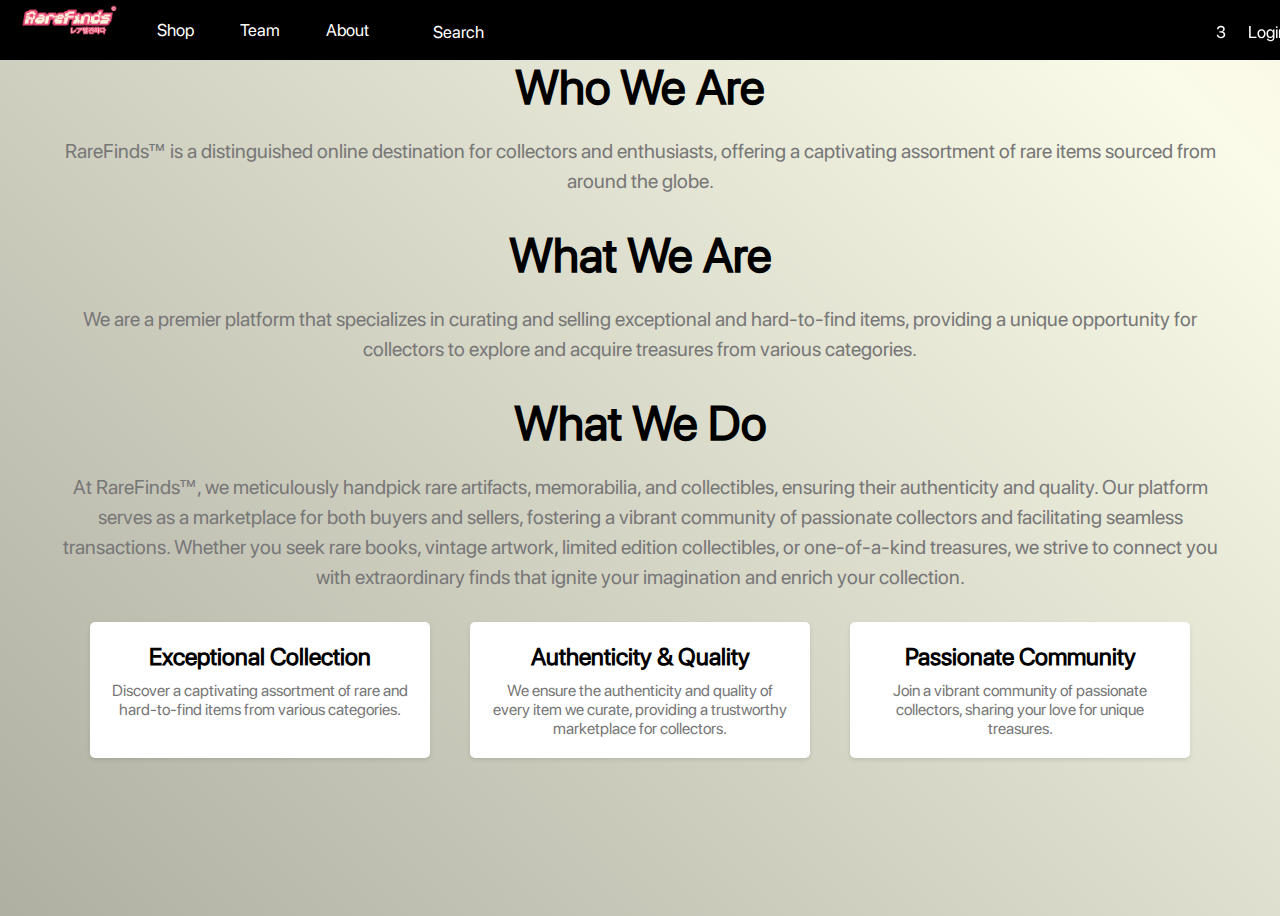
<file: about.html>
<!DOCTYPE html>
<html>
<head>
  <link href="main.css" rel="stylesheet">
  <style>
    @font-face {
  font-family: 'SF Pro Display';
  src: url('SFPRODISPLAYREGULAR.OTF') format('opentype');

}
html {
      background: linear-gradient(45deg, #000, #fbfbe9, #da4670);
      background-size: 600% 600%;
      animation: pulsatingGradient 20s ease infinite;
    }

    @keyframes pulsatingGradient {
      0% {
        background-position: 0% 50%;
      }
      50% {
        background-position: 100% 50%;
      }
      100% {
        background-position: 0% 50%;
      }
    }
    .hero01-container {
  position: inherit;
  overflow: hidden;
  margin-bottom: 0; /* Remove the default margin-bottom value */
}


.hero01-navbar {
  display: flex;
  align-items: center;
  justify-content: space-between;
  padding-left: 0; /* Remove the left padding */
  padding-right: 0; /* Remove the right padding */
  margin: 0; /* Remove any default margins */
  position: fixed;
  width: 100%;
  top: 0; /* Position the navbar at the top of the page */
  left: 0; /* Position the navbar at the left edge of the page */
  right: 0; /* Position the navbar at the right edge of the page */
  background-color: #000;
  color: #fff;
  font-size: 40px;
}

    .hero01-navbar a {
      color: #fff;
      text-decoration: none;
      margin-left: 10px;
    }

    .hero01-navbar a:hover {
      color: #ccc;
    }

    .hero01-logo {
      display: flex;
      align-items: center;
      margin-bottom: 20px;
    }

    .hero01-logo img {
      width: 120px;
      margin-top: 12px;
      margin-right: 20px;
    }
    .hero01-container {
  position: inherit;
  overflow: hidden;
  margin-bottom: 0; /* Remove the default margin-bottom value */
}


.hero01-navbar {
  display: flex;
  align-items: center;
  justify-content: space-between;
  padding-left: 0; /* Remove the left padding */
  padding-right: 0; /* Remove the right padding */
  margin: 0; /* Remove any default margins */
  position: fixed;
  width: 100%;
  top: 0; /* Position the navbar at the top of the page */
  left: 0; /* Position the navbar at the left edge of the page */
  right: 0; /* Position the navbar at the right edge of the page */
  background-color: #000;
  color: #fff;
  font-size: 40px;
}

    .hero01-navbar a {
      color: #fff;
      text-decoration: none;
      margin-left: 10px;
    }

    .hero01-navbar a:hover {
      color: #ccc;
    }

    .hero01-logo {
      display: flex;
      align-items: center;
      margin-bottom: 20px;
    }

    .hero01-logo img {
      width: 120px;
      margin-top: 12px;
      margin-right: 20px;
    }
    /* About section styles */
    .about-container {
      text-align: center;
      padding: 50px;
      font-family: 'SF Pro Display';
    }

    .about-title {
      font-size: 48px;
      color: #000;
      font-weight: bold;
      margin-bottom: 20px;
    }

    .about-description {
      font-size: 20px;
      color: #777;
      margin-bottom: 30px;
      line-height: 1.5;
    }

    .about-list {
      display: flex;
      justify-content: center;
      margin-bottom: 50px;
    }

    .about-list-item {
      width: 300px;
      padding: 20px;
      border-radius: 5px;
      background-color: #fff;
      margin: 0 20px;
      box-shadow: 0 2px 4px rgba(0, 0, 0, 0.1);
    }

    .about-list-title {
      font-size: 24px;
      font-weight: bold;
      margin-bottom: 10px;
    }

    .about-list-description {
      font-size: 16px;
      color: #777;
    }
  </style>
</head>
<body>
  <div class="hero01-container">
    <div class="hero01-hero01">
      <div class="hero01-navbar">
        <div class="hero01-logo">
          <a href="index.html"><img alt="Logo" src="logo.png"></a>
          <div class="hero01-frame4">
            <span class="hero01-text"><a href="shop.html">Shop</a></span>
            <span class="hero01-text02"><a href="team.html">Team</a></span>
            <span class="hero01-text04"><a href="about.html">About</a></span>
            <div class="hero01-group6">
              <img alt="SearchI162" src="search9.svg" class="hero01-search">
              <span class="hero01-text06"  style="color: white;">Search</span>
            </div>
          </div>
          <img alt="Line1I162" src="line36t.svg" class="hero01-line1">
          <div class="hero01-frame5">
            <div class="hero01-group4">
              <span class="hero01-text08"  style="color: white;">3</span>
              <img alt="VectorI162" src="vectorer7.svg" class="hero01-vector">
            </div>
            <span class="hero01-text09"  style="color: white;">Login</span>
          </div>
            
              </div>
              </div>
  <div class="about-container">
    <div class="about-title">Who We Are</div>
    <div class="about-description">
      RareFinds™ is a distinguished online destination for collectors and enthusiasts, offering a captivating assortment of rare items sourced from around the globe.
    </div>

    <div class="about-title">What We Are</div>
    <div class="about-description">
      We are a premier platform that specializes in curating and selling exceptional and hard-to-find items, providing a unique opportunity for collectors to explore and acquire treasures from various categories.
    </div>

    <div class="about-title">What We Do</div>
    <div class="about-description">
      At RareFinds™, we meticulously handpick rare artifacts, memorabilia, and collectibles, ensuring their authenticity and quality. Our platform serves as a marketplace for both buyers and sellers, fostering a vibrant community of passionate collectors and facilitating seamless transactions. Whether you seek rare books, vintage artwork, limited edition collectibles, or one-of-a-kind treasures, we strive to connect you with extraordinary finds that ignite your imagination and enrich your collection.
    </div>

    <div class="about-list">
      <div class="about-list-item">
        <div class="about-list-title">Exceptional Collection</div>
        <div class="about-list-description">Discover a captivating assortment of rare and hard-to-find items from various categories.</div>
      </div>
      <div class="about-list-item">
        <div class="about-list-title">Authenticity & Quality</div>
        <div class="about-list-description">We ensure the authenticity and quality of every item we curate, providing a trustworthy marketplace for collectors.</div>
      </div>
      <div class="about-list-item">
        <div class="about-list-title">Passionate Community</div>
        <div class="about-list-description">Join a vibrant community of passionate collectors, sharing your love for unique treasures.</div>
      </div>
    </div>
  </div>
</body>
</html>
</file>
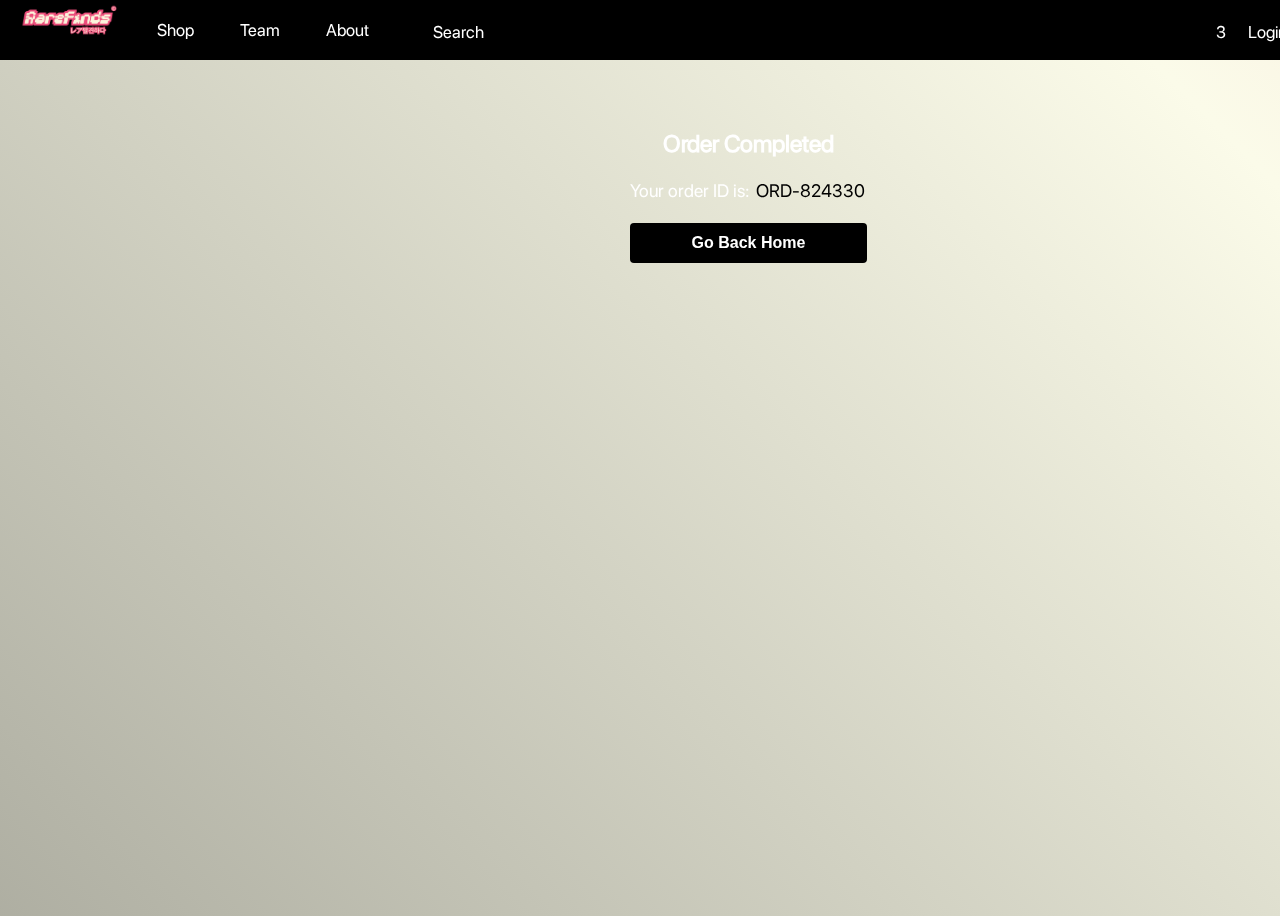
<file: ordercomplete.html>
<!DOCTYPE html>
<html>
<head>
  <link href="main.css" rel="stylesheet">
  <style>
    @font-face {
  font-family: 'SF Pro Display';
  src: url('SFPRODISPLAYREGULAR.OTF') format('opentype');

}
  html {
      background: linear-gradient(45deg, #000, #fbfbe9, #da4670);
      background-size: 600% 600%;
      animation: pulsatingGradient 20s ease infinite;
    }


    
    .hero01-container {
      position: inherit;
      overflow: hidden;
      margin-bottom: 0;
    }

    .hero01-navbar {
      display: flex;
      align-items: center;
      justify-content: space-between;
      padding-left: 0;
      padding-right: 0;
      margin: 0;
      position: fixed;
      width: 100%;
      top: 0;
      left: 0;
      right: 0;
      background-color: #000;
      color: #fff;
      font-size: 40px;
    }

    .hero01-navbar a {
      color: #fff;
      text-decoration: none;
      margin-left: 10px;
    }

    .hero01-navbar a:hover {
      color: #ccc;
    }

    .hero01-logo {
      display: flex;
      align-items: center;
      margin-bottom: 20px;
    }

    .hero01-logo img {
      width: 120px;
      margin-top: 12px;
      margin-right: 20px;
    }

    .order-completed-container {
      max-width: 1000px;
      margin-left: 460px;
      padding: 20px;
      text-align: center;
      font-family: 'SF Pro Display';
    }
    
    .order-completed-title {
      font-size: 24px;
      font-weight: bold;
      margin-bottom: 20px;
    }
    
    .order-id {
      font-size: 18px;
      margin-bottom: 20px;
    }
    
    .go-back-button {
      display: block;
      width: 100%;
      max-width: 400px;
      height: 40px;
      margin: 0 auto;
      border: none;
      border-radius: 4px;
      background-color: #000;
      color: #fff;
      font-size: 16px;
      font-weight: bold;
      cursor: pointer;
    }
    
    .go-back-button:hover {
      background-color: #333;
    }
  </style>
</head>
<body>
  <div class="hero01-container">
    <div class="hero01-hero01">
      <div class="hero01-navbar">
        <div class="hero01-logo">
          <a href="index.html"><img alt="Logo" src="logo.png"></a>
          <div class="hero01-frame4">
            <span class="hero01-text"><a href="shop.html">Shop</a></span>
            <span class="hero01-text02"><a href="team.html">Team</a></span>
            <span class="hero01-text04"><a href="about.html">About</a></span>
            <div class="hero01-group6">
              <img alt="SearchI162" src="search9.svg" class="hero01-search">
              <span class="hero01-text06" style="color: white;">Search</span>
            </div>
          </div>
          <img alt="Line1I162" src="line36t.svg" class="hero01-line1">
          <div class="hero01-frame5">
            <div class="hero01-group4">
              <span class="hero01-text08" style="color: white;">3</span>
              <img alt="VectorI162" src="vectorer7.svg" class="hero01-vector">
            </div>
            <span class="hero01-text09" style="color: white;">Login</span>
          </div>
<br>
  <br><div class="order-completed-container">
    <br><br><br><br><br><br><br><h1 class="order-completed-title">Order Completed</h1>
    <p class="order-id">Your order ID is: <span id="order-id"></span></p>
    <button class="go-back-button" onclick="goBackHome()">Go Back Home</button>
  </div>

  <script>
    // Generate a random order ID
    var orderID = generateOrderID();
    document.getElementById("order-id").innerText = orderID;
    
    function generateOrderID() {
      // Generate a random string or use any other logic to generate the order ID
      return "ORD-" + Math.floor(Math.random() * 1000000);
    }
    
    function goBackHome() {
      // Redirect or navigate to the home page
      window.location.href = "index.html";
    }
  </script>
</body>
</html>
</file>
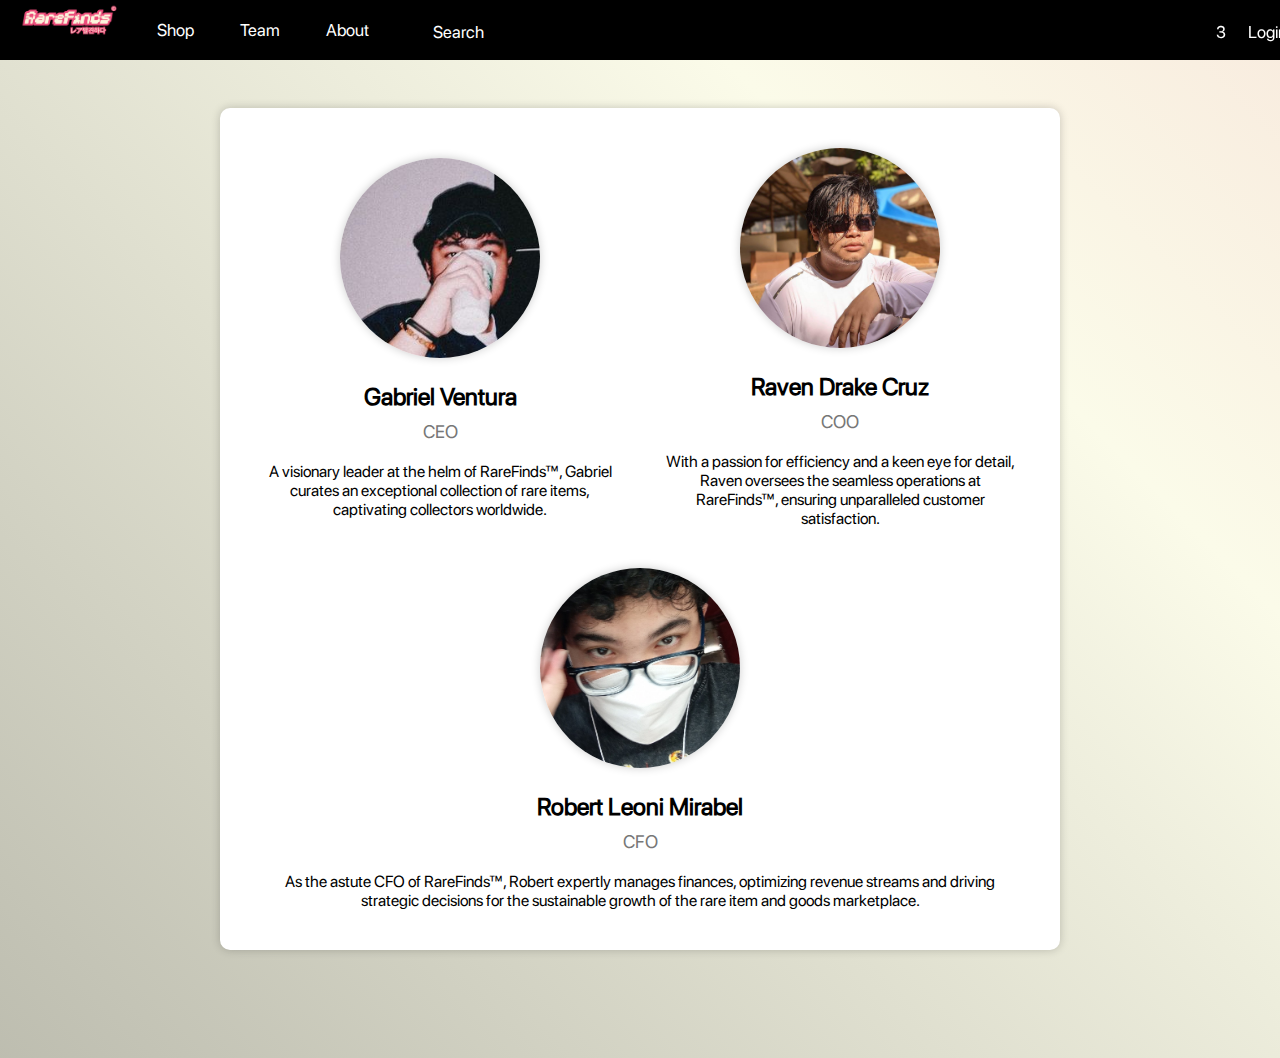
<file: team.html>
<!DOCTYPE html>
<html>
<head>
  <link href="main.css" rel="stylesheet">
  <style>
        @font-face {
  font-family: 'SF Pro Display';
  src: url('SFPRODISPLAYREGULAR.OTF') format('opentype');

}
    html {
      background: linear-gradient(45deg, #000, #fbfbe9, #da4670);
      background-size: 600% 600%;
      animation: pulsatingGradient 14s ease infinite;
    }

    @keyframes pulsatingGradient {
      0% {
        background-position: 0% 50%;
      }
      50% {
        background-position: 100% 50%;
      }
      100% {
        background-position: 0% 50%;
      }
    }

  
    .hero01-container {
      position: inherit;
      margin-bottom: 0; /* Remove the default margin-bottom value */
    }
  
    .hero01-navbar {
      display: flex;
      align-items: center;
      justify-content: space-between;
      padding-left: 0; /* Remove the left padding */
      padding-right: 0; /* Remove the right padding */
      margin: 0; /* Remove any default margins */
      position: fixed;
      width: 100%;
      top: 0; /* Position the navbar at the top of the page */
      left: 0; /* Position the navbar at the left edge of the page */
      right: 0; /* Position the navbar at the right edge of the page */
      background-color: #000;
      color: #fff;
      font-size: 40px;
    }
  
    .hero01-navbar a {
      color: #fff;
      text-decoration: none;
      margin-left: 10px;
    }
  
    .hero01-navbar a:hover {
      color: #ccc;
    }
  
    .hero01-logo {
      display: flex;
      align-items: center;
      margin-bottom: 20px;
    }
  
    .hero01-logo img {
      width: 120px;
      margin-top: 12px;
      margin-right: 20px;
    }
  
    /* Team section styles */
    .team-container {
      display: flex;
      justify-content: center;
      align-items: center;
      font-family: 'SF Pro Display';
      flex-wrap: wrap;
      margin: 100px auto;
      max-width: 800px;
      padding: 20px;
      background-color: #fff;
      border-radius: 10px;
      box-shadow: 0 0 10px rgba(0, 0, 0, 0.2);
    }
  
    .team-member {
      flex: 1 1 300px;
      text-align: center;
      margin: 20px;
    }
  
    .team-member img {
      width: 200px;
      height: 200px;
      border-radius: 50%;
      object-fit: cover;
      object-position: center;
      box-shadow: 0 0 10px rgba(0, 0, 0, 0.2);
    }
  
    .team-member-name {
      font-size: 24px;
      font-weight: bold;
      margin-top: 20px;
    }
  
    .team-member-position {
      font-size: 18px;
      color: #777;
      margin-top: 10px;
    }
  
    .team-member-description {
      font-size: 16px;
      margin-top: 20px;
    }
  </style>
  
</head>
<body>
  <div class="hero01-container">
    <div class="hero01-hero01">
      <div class="hero01-navbar">
        <div class="hero01-logo">
          <a href="index.html"><img alt="Logo" src="logo.png"></a>
          <div class="hero01-frame4">
            <span class="hero01-text"><a href="shop.html">Shop</a></span>
            <span class="hero01-text02"><a href="team.html">Team</a></span>
            <span class="hero01-text04"><a href="about.html">About</a></span>
            <div class="hero01-group6">
              <img alt="SearchI162" src="search9.svg" class="hero01-search">
              <span class="hero01-text06"  style="color: white;">Search</span>
            </div>
          </div>
          <img alt="Line1I162" src="line36t.svg" class="hero01-line1">
          <div class="hero01-frame5">
            <div class="hero01-group4">
              <span class="hero01-text08"  style="color: white;">3</span>
              <img alt="VectorI162" src="vectorer7.svg" class="hero01-vector">
            </div>
            <span class="hero01-text09"  style="color: white;">Login</span>
          </div>
        </div>
      </div>
    </div>
  
    <div class="team-container">
      <div class="team-member">
        <img src="gab.jpg" alt="Profile Picture">
        <div class="team-member-name">Gabriel Ventura</div>
        <div class="team-member-position">CEO</div>
        <div class="team-member-description">
          A visionary leader at the helm of RareFinds™, Gabriel curates an exceptional collection of rare items, captivating collectors worldwide.
        </div>
      </div>
      <div class="team-member">
        <img src="drake.jpg" alt="Profile Picture">
        <div class="team-member-name">Raven Drake Cruz</div>
        <div class="team-member-position">COO</div>
        <div class="team-member-description">
          With a passion for efficiency and a keen eye for detail, Raven oversees the seamless operations at RareFinds™, ensuring unparalleled customer satisfaction.
        </div>
      </div>
      <div class="team-member">
        <img src="robert.jpg" alt="Profile Picture">
        <div class="team-member-name">Robert Leoni Mirabel</div>
        <div class="team-member-position">CFO</div>
        <div class="team-member-description">
          As the astute CFO of RareFinds™, Robert expertly manages finances, optimizing revenue streams and driving strategic decisions for the sustainable growth of the rare item and goods marketplace.
        </div>
      </div>
    </div>
  </div>
</body>
</html>
</file>
<file: main.css>
@font-face {
  font-family: 'SF Pro Display';
  src: url('fonts/SFPRODISPLAYREGULAR.OTF') format('opentype');
  /* Add other font properties as needed */
}

.hero01-container {
  width: 100%;
  display: flex;
  overflow: auto;
  min-height: 100vh;
  align-items: center;
  flex-direction: column;
  }
  
  .hero01-hero01 {
  width: 100%;
  height: auto;
  display: flex;
  overflow: hidden;
  align-items: center;
  flex-direction: column;
  background-color: var(--dl-color-default-backgroundprimary);
  }
  
  .hero01-navbar {
  width: 1430px;
  height: 60px;
  display: flex;
  align-items: flex-start;
  flex-shrink: 0;
  }
  
  .hero01-rectangle {
  top: 0px;
  left: 0px;
  width: 1430px;
  height: 60px;
  position: absolute;
  }
  
  .hero01-frame4 {
  gap: 32px;
  top: 18px;
  left: 145px;
  width: 316px;
  display: flex;
  position: absolute;
  align-items: center;
  justify-content: center;
  }
  
  .hero01-text {
  color: rgba(0, 0, 0, 1);
  height: auto;
  font-size: 17px;
  font-style: Regular;
  font-family: 'SF Pro Display';
  text-align: left;
  font-weight: 400;
  line-height: normal;
  font-stretch: normal;
  text-decoration: none;
  }
  
  .hero01-text02 {
  color: rgba(0, 0, 0, 1);
  height: auto;
  font-size: 17px;
  font-style: Regular;
  text-align: left;
  font-family: 'SF Pro Display';
  font-weight: 400;
  line-height: normal;
  font-stretch: normal;
  text-decoration: none;
  }
  
  .hero01-text04 {
  color: rgba(0, 0, 0, 1);
  height: auto;
  font-size: 17px;
  font-style: Regular;
  text-align: left;
  font-family: 'SF Pro Display';
  font-weight: 400;
  line-height: normal;
  font-stretch: normal;
  text-decoration: none;
  }
  
  .hero01-group6 {
  width: 81px;
  height: 21px;
  display: flex;
  position: relative;
  align-items: flex-start;
  flex-shrink: 1;
  }
  
  .hero01-search {
  top: 3px;
  left: 0px;
  width: 16px;
  height: 16px;
  position: absolute;
  }
  
  .hero01-text06 {
  left: 28px;
  color: var(--dl-color-default-as);
  height: auto;
  position: absolute;
  font-size: 17px;
  font-style: Regular;
  text-align: left;
  font-family: 'SF Pro Display';
  font-weight: 400;
  line-height: normal;
  font-stretch: normal;
  text-decoration: none;
  }
  
  .hero01-line1 {
  top: 60px;
  left: 0px;
  width: 1430px;
  height: 0px;
  opacity: 0.50;
  position: absolute;
  }
  
  .hero01-frame5 {
  gap: 22px;
  top: 20px;
  left: 1188px;
  width: 101px;
  display: flex;
  position: absolute;
  align-items: flex-start;
  }
  
  .hero01-group4 {
  width: 37px;
  height: 21.012765884399414px;
  display: flex;
  position: relative;
  align-items: flex-start;
  flex-shrink: 1;
  }
  
  .hero01-text08 {
  left: 25.7529296875px;
  color: rgba(0, 0, 0, 1);
  height: auto;
  position: absolute;
  font-size: 17px;
  font-style: Regular;
  text-align: left;
  font-family: 'SF Pro Display';
  font-weight: 400;
  line-height: normal;
  font-stretch: normal;
  text-decoration: none;
  }
  
  .hero01-vector {
  top: 0px;
  left: 0px;
  width: 18px;
  height: 21px;
  position: absolute;
  }
  
  .hero01-text09 {
  color: rgba(0, 0, 0, 1);
  height: auto;
  font-size: 17px;
  font-style: Regular;
  text-align: left;
  font-family: 'SF Pro Display';
  font-weight: 400;
  line-height: normal;
  font-stretch: normal;
  text-decoration: none;
  }
  
  .hero01-r11 {
  width: 538px;
  height: 168px;
  }
  
  .hero01-text11 {
  color: var(--dl-color-default-as);
  width: 755px;
  height: auto;
  font-size: 34px;
  font-family: 'SF Pro Display';
  text-align: center;
  line-height: 62px;
  }
  
  .hero01-text13 {
  color: var(--dl-color-default-as);
  width: 610px;
  height: auto;
  font-family: 'SF Pro Display';
  text-align: center;
  line-height: 28px;
  }
  
  .hero01-secondary {
  width: 194px;
  height: 50px;
  display: flex;
  align-items: flex-start;
  flex-shrink: 0;
  }
  
  .hero01-button-outlined {
  top: 0px;
  left: 0px;
  width: 194px;
  height: 50px;
  display: flex;
  position: absolute;
  align-items: flex-start;
  flex-shrink: 1;
  background-color: rgba(0, 0, 0, 0);
  }
  
  .hero01-text15 {
  top: 14px;
  left: 67.07499694824219px;
  color: var(--dl-color-default-primary);
  height: auto;
  position: absolute;
  text-align: center;
  line-height: 22px;
  }
  
  .hero01-image {
  width: default;
  height: default;
  /* box-shadow: 0px 4px 4px 0px rgba(0, 0, 0, 0.25); */
  }
  
  
  .hero01-image1 {
  width: 1114px;
  height: 435px;
  }
  
  /* Add hover animation to navbar links */
  .hero01-navbar span {
  border: 2px solid transparent;
  transition: all 0.3s ease-in-out;
  }
  
  .hero01-navbar span:hover {
  border: 2px solid black;
  }
  
  /* Change text and background color on hover */
  .hero01-navbar span:hover span {
  color: white;
  transition: all 0.3s ease-in-out;
  }
  
  .hero01-navbar span:hover::before {
  background-color: black;
  transition: all 0.3s ease-in-out;
  }
  
  /* Set initial colors for navbar links */
  .hero01-navbar span {
  color: black;
  position: relative;
  display: inline-block;
  }
  
  .hero01-navbar span::before {
  content: "";
  position: absolute;
  width: 100%;
  height: 100%;
  top: 0;
  left: 0;
  background-color: transparent;
  z-index: -1;
  transition: all 0.3s ease-in-out;
  }
  
  /* Set button styles */
  .hero01-button-outlined {
  border: 2px solid black;
  color: black;
  padding: 1px 1px;
  border-radius: 30px;
  cursor: pointer;
  transition: all 0.3s ease-in-out;
  }
  
  .hero01-button-outlined:hover {
  background-color: black;
  color: white;
  transition: all 0.3s ease-in-out;
  }

  .hero01-navbar span:hover {
    color: white;
    transition: all 0.3s ease-in-out;
  }
  
  .hero01-navbar span:hover::before {
    background-color: black;
    transition: all 0.3s ease-in-out;
  }
</file>
